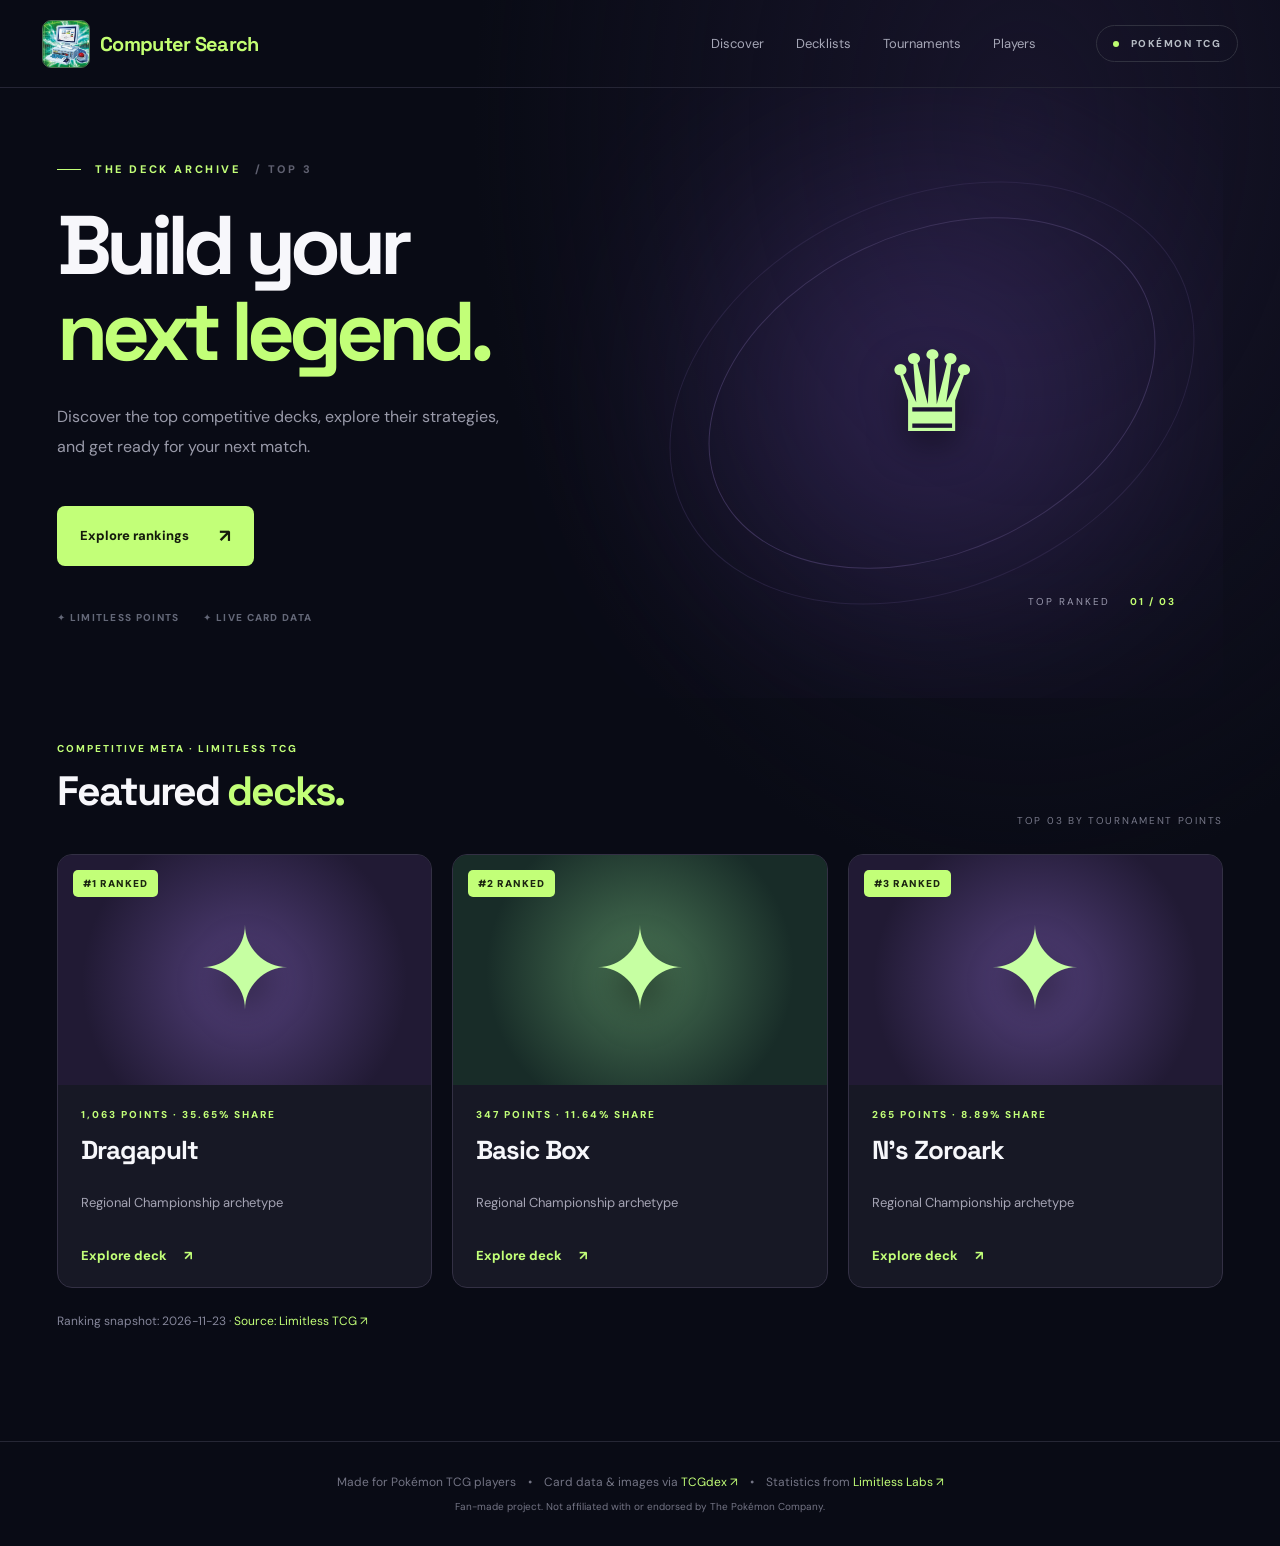
<file: index.html>
<!doctype html><html lang="en"><head><meta charset="UTF-8"/><meta name="viewport" content="width=device-width,initial-scale=1.0"/><meta name="theme-color" content="#090b15"/><meta name="description" content="Explore Pokémon TCG decks, card artwork, and decklists."/><title>Computer Search — Pokémon TCG Decks</title><style>
.ranked-library{max-width:1060px;margin:auto;padding:64px 25px 90px;min-height:75vh}.ranked-library h1{font-size:clamp(42px,7vw,80px);font-weight:900;letter-spacing:-3px;line-height:1.1;margin:14px 0}.ranked-library h1 em{color:#c3fb7d;font-style:normal}.rank-subtitle{color:#a4a5b5;max-width:650px;line-height:1.65}.rank-controls{display:flex;align-items:center;justify-content:space-between;gap:12px;margin:32px 0 16px;color:#a4a5b5;font-size:12px}.rank-controls input{background:#1c1e2b;color:white;border:1px solid #3a3d4c;border-radius:9px;padding:13px 16px;min-width:0;width:340px;max-width:65%}.rank-rows{display:grid;gap:8px}.rank-row{display:grid;grid-template-columns:55px minmax(0,1fr) 100px 110px 20px;gap:14px;align-items:center;padding:18px 20px;background:#1b1e2b;border:1px solid #323646;border-radius:12px;color:white;text-decoration:none}.rank-row:hover{border-color:#c3fb7d;background:#222738}.rank-number{font-weight:900;color:#c3fb7d;font-size:18px}.rank-title{font-size:16px;font-weight:750}.rank-title small{display:block;color:#9298ad;font-size:11px;font-weight:400;margin-top:5px}.rank-share{font-size:12px;color:#a5a9b9}.rank-points{text-align:right;font-size:20px;font-weight:850}.rank-points small{font-size:10px;color:#c3fb7d}.rank-arrow{color:#c3fb7d}.rank-note{font-size:12px;color:#a2a5b8;margin-top:25px;line-height:1.6}.rank-note a{color:#c3fb7d}@media(max-width:580px){.ranked-library{padding:35px 14px 65px}.rank-row{grid-template-columns:36px minmax(0,1fr) 83px;gap:8px;padding:13px 10px}.rank-title{font-size:13px}.rank-share,.rank-arrow{display:none}.rank-points{font-size:16px}.rank-controls{align-items:flex-start}}
.card-grid{display:grid;grid-template-columns:repeat(auto-fill,minmax(145px,1fr));gap:18px;margin-top:24px}.card-item{min-width:0}.card-item .card-art{width:100%;aspect-ratio:0.715}.card-item .card-info{padding:8px 2px;display:flex;flex-direction:column;gap:3px}.card-item .card-info strong{font-size:13px}.card-item .card-info small{font-size:11px;opacity:.72}.rank-row a{color:#c3ff72;text-decoration:underline;text-underline-offset:3px}.tournament-card{cursor:pointer}.tournament-card:focus-visible{outline:2px solid #c2ff78;outline-offset:4px;border-radius:8px}.modal-preview{min-width:0}.modal-details{max-height:75vh;overflow:auto}.card-rule{margin:15px 0;border-top:1px solid #38394b;padding-top:12px}.card-rule strong{color:#c2ff78}.card-rule p{color:#c4c4d0;line-height:1.55;font-size:13px;white-space:pre-line}.modal-preview .card-art{width:100%}@media(max-width:650px){.modal-preview{max-width:240px}.modal-image,.modal-card{max-width:240px}.modal-details{max-height:none}}

/* Large two-column card details, matching the requested design. */
.card-dialog{width:min(940px,calc(100vw - 28px));max-width:940px;max-height:min(92vh,900px);padding:32px;border:1px solid #8c67b7;border-radius:15px;background:linear-gradient(145deg,#171629,#0e101d);box-shadow:0 32px 100px #000c;overflow:auto}
.card-dialog::backdrop{background:#050611cf;backdrop-filter:blur(6px)}
.detail-modal-layout{grid-template-columns:minmax(0,43%) minmax(0,57%);gap:30px;align-items:start}
.detail-modal-layout .modal-preview{width:100%;min-width:0}
.detail-modal-layout .modal-image,.detail-modal-layout .modal-card{display:block;width:100%;max-width:100%;height:auto;border-radius:12px;box-shadow:0 14px 34px #0008}
.detail-modal-layout .modal-details{max-height:none;overflow:visible;min-width:0;display:flex;flex-direction:column;gap:0}
.detail-modal-layout h2{font-size:clamp(23px,2.5vw,32px);margin:0 30px 7px 0;line-height:1.15}
.detail-subtitle{font-size:13px;color:#b4b2c8;margin:0 0 17px}
.detail-scroll{max-height:440px;overflow-y:auto;padding-right:6px;scrollbar-color:#6b527f transparent}
.detail-stats{display:flex;flex-wrap:wrap;gap:8px;margin-bottom:10px}.detail-stats span{border:1px solid #41415e;border-radius:8px;padding:9px 11px;font-size:13px;background:#23223a}
.detail-rule{padding:13px 0;border-top:1px solid #36364d}.detail-rule h3{font-size:15px;color:#fff;margin:4px 0}.detail-rule p{color:#c8c5d8;font-size:13px;line-height:1.55;white-space:pre-line;margin:7px 0 0}.detail-rule small{color:#a7a5c0}.detail-label{font-size:10px;letter-spacing:1.4px;font-weight:800;color:#c2ff78}.detail-attack{display:flex;justify-content:space-between;gap:12px;align-items:center}.detail-attack b{font-size:18px}
.detail-attributes{display:grid;grid-template-columns:repeat(3,minmax(0,1fr));gap:8px;border-top:1px solid #36364d;padding:15px 0}.detail-attributes div{display:flex;flex-direction:column;gap:7px}.detail-attributes small{color:#a6a4bb;font-size:11px}.detail-attributes b{font-size:13px}
.detail-market{display:flex;align-items:center;justify-content:space-between;gap:12px;margin-top:16px;border:1px solid #48415e;border-radius:10px;padding:15px;background:#161627}.detail-market strong{font-size:13px}.detail-price{font-size:23px;font-weight:800;margin-top:7px}.detail-price small{font-size:12px;color:#a9a7bc;font-weight:400}.detail-market-btn{background:#c2ff78;color:#12180c;padding:13px 15px;border-radius:7px;font-size:12px;font-weight:800;text-align:center}.detail-market-btn:hover{background:#d8ffac}.card-dialog .close-dialog{z-index:5;font-size:22px;right:15px;top:12px}
@media(max-width:700px){.card-dialog{padding:24px 18px;max-height:92vh}.detail-modal-layout{grid-template-columns:1fr;gap:20px}.detail-modal-layout .modal-preview{max-width:260px;margin:0 auto}.detail-modal-layout .modal-image,.detail-modal-layout .modal-card{max-width:260px}.detail-scroll{max-height:none;overflow:visible}.detail-market{flex-wrap:wrap}.detail-market-btn{flex:1;min-width:150px}}
.tournament-source-banner{display:inline-flex;align-items:center;padding:7px 12px;margin:0 0 24px;border:1px solid #3c4551;border-radius:7px;background:#1b2330;color:#b7c6d0;font-size:11px;font-weight:700;letter-spacing:.035em}
</style><style id="featured-card-art">.featured-art-target{display:flex;align-items:center;justify-content:center;width:100%;height:100%;position:relative}.featured-pokemon-card{display:block;width:132px;max-height:196px;object-fit:contain;filter:drop-shadow(0 16px 20px rgba(0,0,0,.45));transform:rotate(-5deg)}.hero-featured-art .featured-pokemon-card{width:205px;max-height:295px;transform:rotate(-8deg)}.featured-art-target .featured-monogram{position:absolute}.featured-art-target .featured-pokemon-card{position:relative;z-index:1}@media(max-width:650px){.hero-featured-art .featured-pokemon-card{width:155px;max-height:230px}}</style><style id="featured-v3">.featured-grid{display:grid;grid-template-columns:repeat(3,minmax(0,1fr));gap:20px}.featured-card{border:1px solid #333044;border-radius:15px;overflow:hidden;background:#171825;display:flex;flex-direction:column;transition:transform .2s,border-color .2s}.featured-card:hover{transform:translateY(-5px);border-color:#c2ff78}.featured-visual{height:230px;position:relative;background:radial-gradient(circle at 50% 55%,#54417c,#211a34 72%);display:flex;align-items:center;justify-content:center}.featured-visual.basic-box,.overview-art.basic-box{background:radial-gradient(circle,#4a7555,#182c28 70%)}.featured-visual.slowking-seek-inspiration,.overview-art.slowking-seek-inspiration{background:radial-gradient(circle,#93659b,#2c203f 70%)}.featured-image{width:128px;transform:rotate(-7deg)}.featured-monogram{font-size:112px;font-weight:900;color:#c6ffa2;text-shadow:0 15px 35px #0008}.slowking-seek-inspiration .featured-monogram{color:#f1bdfb}.featured-rank{position:absolute;top:15px;left:15px;font-size:10px;letter-spacing:1px;background:#c2ff78;color:#1c2611;font-weight:900;padding:7px 10px;border-radius:5px}.featured-info{padding:23px;flex:1;display:flex;flex-direction:column}.featured-info h3{font:700 26px 'Space Grotesk',sans-serif;letter-spacing:-1px;margin:12px 0}.featured-info p{color:#a5a4b4;font-size:13px;line-height:1.7;flex:1}.featured-info .view-link{margin-top:20px}.featured-source{font-size:12px;color:#85869a;margin-top:25px}.featured-source a{color:#c2ff78}.overview-note{border-left:3px solid #c2ff78;padding:12px 16px;background:#1a1e25;margin-top:25px}.overview-art{height:320px;position:relative;border-radius:20px;display:flex;align-items:center;justify-content:center}@media(max-width:850px){.featured-grid{grid-template-columns:1fr 1fr}}@media(max-width:560px){.featured-grid{grid-template-columns:1fr}.featured-visual{height:220px}.featured-info{padding:20px}.overview-art{height:220px}}.card-grid{display:grid;grid-template-columns:repeat(auto-fill,minmax(145px,1fr));gap:18px;margin-top:24px}.card-item{min-width:0}.card-item .card-art{width:100%;aspect-ratio:0.715}.card-item .card-info{padding:8px 2px;display:flex;flex-direction:column;gap:3px}.card-item .card-info strong{font-size:13px}.card-item .card-info small{font-size:11px;opacity:.72}.rank-row a{color:#c3ff72;text-decoration:underline;text-underline-offset:3px}</style><style id="art-refinements">.card-placeholder{background:linear-gradient(145deg,#27243d,#1a1b2b);gap:8px}.card-placeholder strong{font-size:clamp(11px,1vw,15px);line-height:1.25}.placeholder-sigil{font-size:42px;opacity:.55}.art-status{font-size:9px;color:#a99dbd;line-height:1.3}.card-art.unavailable .art-status{color:#e7b88e}.card-art.unavailable .art-status::after{content:"Artwork not verified"}.card-art.unavailable .art-status{font-size:0}.card-art.unavailable .art-status::after{font-size:10px}.card-art.loaded .card-placeholder{visibility:hidden}.card-art img{object-fit:contain}.card-grid{gap:24px 14px}.card-item .card-art{box-shadow:0 8px 18px #0005}.card-name{line-height:1.35}.card-item:hover .card-art{box-shadow:0 12px 25px #0008}.card-placeholder small{font-size:11px}.card-grid{display:grid;grid-template-columns:repeat(auto-fill,minmax(145px,1fr));gap:18px;margin-top:24px}.card-item{min-width:0}.card-item .card-art{width:100%;aspect-ratio:0.715}.card-item .card-info{padding:8px 2px;display:flex;flex-direction:column;gap:3px}.card-item .card-info strong{font-size:13px}.card-item .card-info small{font-size:11px;opacity:.72}.rank-row a{color:#c3ff72;text-decoration:underline;text-underline-offset:3px}</style><style id="cardmarket-prices">.cm-price{display:block;margin-top:6px;color:#c3ff72;font-size:12px;font-weight:800;min-height:18px}.cm-price.missing{color:#9699a9;font-weight:500}.cm-summary{border:1px solid #394936;background:linear-gradient(120deg,#1b2920,#171b25);border-radius:12px;padding:17px 20px;margin:14px 0 20px;display:flex;align-items:center;justify-content:space-between;gap:15px;flex-wrap:wrap}.cm-summary strong{font-size:23px;color:#c3ff72}.cm-summary small{display:block;color:#a3a9a3;font-size:11px;margin-top:4px}.cm-summary a{font-size:12px;color:#c3ff72;text-decoration:underline}.cm-qty{font-size:10px;color:#9699a9;display:block}.cm-price-loading{color:#a4a6b5;font-size:11px}.card-grid{display:grid;grid-template-columns:repeat(auto-fill,minmax(145px,1fr));gap:18px;margin-top:24px}.card-item{min-width:0}.card-item .card-art{width:100%;aspect-ratio:0.715}.card-item .card-info{padding:8px 2px;display:flex;flex-direction:column;gap:3px}.card-item .card-info strong{font-size:13px}.card-item .card-info small{font-size:11px;opacity:.72}.rank-row a{color:#c3ff72;text-decoration:underline;text-underline-offset:3px}</style><style id="energy-card-alignment-v16">
/* All deck card images occupy the same fixed-size frame, regardless of source. */
.card-grid .card-art{width:100%;aspect-ratio:0.715;display:block;position:relative;overflow:hidden;line-height:0}
.card-grid .card-art>img{display:block;position:absolute;inset:0;width:100%;height:100%;max-width:none;max-height:none;object-fit:fill;margin:0;padding:0;border:0;transform:none}
/* Bundled Energy artwork has a small built-in outer gutter. Compensate for it
   without changing the card grid, text positions, or special energy images. */
.card-grid .card-art>img.static-basic-energy{object-fit:fill;transform:scale(1.045);transform-origin:center center}
.card-grid .card-item{align-self:start}
.card-grid{display:grid;grid-template-columns:repeat(auto-fill,minmax(145px,1fr));gap:18px;margin-top:24px}.card-item{min-width:0}.card-item .card-art{width:100%;aspect-ratio:0.715}.card-item .card-info{padding:8px 2px;display:flex;flex-direction:column;gap:3px}.card-item .card-info strong{font-size:13px}.card-item .card-info small{font-size:11px;opacity:.72}.rank-row a{color:#c3ff72;text-decoration:underline;text-underline-offset:3px}</style><link rel="icon" type="image/png" href="computer-search-logo.png"/><style>.brand{display:inline-flex;align-items:center;gap:10px}.brand-logo{width:48px;height:48px;object-fit:cover;border-radius:9px;border:1px solid #4b7254}.brand-name{font-size:20px;letter-spacing:-.7px}.brand-name span{color:#c3ff72}@media(max-width:650px){.brand-logo{width:38px;height:38px}.brand-name{font-size:15px}}.card-grid{display:grid;grid-template-columns:repeat(auto-fill,minmax(145px,1fr));gap:18px;margin-top:24px}.card-item{min-width:0}.card-item .card-art{width:100%;aspect-ratio:0.715}.card-item .card-info{padding:8px 2px;display:flex;flex-direction:column;gap:3px}.card-item .card-info strong{font-size:13px}.card-item .card-info small{font-size:11px;opacity:.72}.rank-row a{color:#c3ff72;text-decoration:underline;text-underline-offset:3px}</style><link rel="stylesheet" href="archetypes/guide.css?v=1"/></head><body><div id="app"></div><style>@import url('https://fonts.googleapis.com/css2?family=DM+Sans:wght@400;500;600;700;800&family=Space+Grotesk:wght@400;500;600;700&display=swap');
:root{font-family:'DM Sans',sans-serif;color:#f7f7fb;background:#090b15;font-synthesis:none}*{box-sizing:border-box}body{margin:0;min-width:320px;background:radial-gradient(ellipse at 80% 8%,#17142a 0,transparent 38%),#090b15}a{color:inherit;text-decoration:none}button{font:inherit;cursor:pointer}button:focus-visible,a:focus-visible{outline:2px solid #c5ff74;outline-offset:4px}main{max-width:1250px;margin:auto;padding:0 42px}.header{height:88px;max-width:1370px;margin:auto;padding:0 42px;display:flex;align-items:center;gap:60px;border-bottom:1px solid #252535}.brand{font-family:'Space Grotesk',sans-serif;font-size:21px;font-weight:700;letter-spacing:-1px;white-space:nowrap}.brand span:last-child{color:#c3ff72}.brand-icon{color:#c3ff72;margin-right:9px;font-size:28px}.header nav{display:flex;gap:32px;margin-left:auto}.nav-link{font-size:13px;color:#a6a7b7}.nav-link:hover{color:#d0ff89}.header-chip{font-size:10px;font-weight:800;letter-spacing:1.5px;color:#b7bdc5;border:1px solid #30313f;border-radius:30px;padding:11px 16px;white-space:nowrap}.status-dot{display:inline-block;width:6px;height:6px;background:#bdfc70;border-radius:50%;margin-right:8px}.home-hero{min-height:610px;display:grid;grid-template-columns:1fr 1fr;align-items:center;position:relative;overflow:hidden}.hero-copy{position:relative;z-index:2;padding:40px 0}.eyebrow{font-size:11px;letter-spacing:2.6px;color:#c2ff78;font-weight:800;display:flex;align-items:center;gap:14px}.eyebrow-line{height:1px;width:24px;background:#c2ff78}.edition{color:#5f6070}.hero-copy h1,.deck-heading h1{font-family:'Space Grotesk',sans-serif;font-size:clamp(58px,6.5vw,95px);line-height:1.03;letter-spacing:-6px;margin:27px 0}.hero-copy h1 em,.deck-heading h1 em{color:#c2ff78;font-style:normal}.hero-copy p,.deck-heading p{font-size:16px;line-height:1.9;max-width:460px;color:#999aa9}.primary-btn{display:inline-flex;align-items:center;justify-content:space-between;gap:30px;border:0;border-radius:8px;background:#c2ff78;color:#141b0c;font-weight:800;font-size:13px;padding:18px 23px;margin-top:27px;transition:transform .2s,background .2s}.primary-btn:hover{transform:translateY(-2px);background:#d7ff9f}.primary-btn span{font-size:18px}.hero-meta{display:flex;gap:24px;color:#646878;font-size:10px;letter-spacing:1.3px;margin-top:45px;font-weight:800}.hero-visual{height:560px;display:flex;align-items:center;justify-content:center;position:relative}.visual-glow{position:absolute;width:400px;height:400px;background:#8057d0;filter:blur(120px);opacity:.27;border-radius:50%}.orb{position:absolute;border:1px solid #3b3158;border-radius:50%;transform:rotate(-25deg)}.orb-one{width:470px;height:320px}.orb-two{width:550px;height:390px;opacity:.5}.card-art{aspect-ratio:0.715;position:relative;overflow:hidden;background:linear-gradient(145deg,#5a397f,#181b37 55%,#302449);border:1px solid #78609c;border-radius:12px;box-shadow:0 14px 36px #0008}.card-art img{width:100%;height:100%;object-fit:contain;position:absolute;inset:0;z-index:1;background:#171525}.card-placeholder{height:100%;padding:16px;display:flex;flex-direction:column;align-items:center;justify-content:center;text-align:center;gap:12px;color:#e3d6ff}.card-placeholder strong{font-size:clamp(12px,1.3vw,18px)}.card-placeholder small{color:#b8a2d1}.placeholder-sigil{font-size:70px;color:#bd9ff7}.hero-card{width:270px;transform:rotate(9deg);box-shadow:0 45px 85px #000b,0 0 50px #ae75e544}.float-label{position:absolute;right:8%;bottom:65px;font-size:10px;letter-spacing:2px;color:#9998ad}.float-label b{color:#c3ff72;margin-left:15px}.featured{padding:44px 0 100px}.section-top{display:flex;align-items:end;justify-content:space-between;margin-bottom:27px}.eyebrow.small{font-size:10px;letter-spacing:2px}.section-top h2,.deck-toolbar h2{font-family:'Space Grotesk';font-size:41px;letter-spacing:-2px;margin:10px 0}.section-top h2 i,.deck-toolbar h2 i{color:#c2ff78;font-style:normal}.section-count{color:#777889;font-size:10px;letter-spacing:1.7px}.feature-tile{display:grid;grid-template-columns:38% 62%;min-height:340px;background:linear-gradient(120deg,#1c1930,#141522 65%);border:1px solid #333044;border-radius:16px;overflow:hidden;transition:border-color .2s,transform .2s}.feature-tile:hover{border-color:#9bc95c;transform:translateY(-3px)}.tile-art{position:relative;min-height:340px;background:radial-gradient(circle,#514077 0,transparent 67%);display:flex;justify-content:center;align-items:center}.tile-card{width:172px;transform:rotate(-8deg);box-shadow:0 20px 35px #000a}.tile-copy{padding:38px 45px 30px}.tag{display:inline-block;background:#293624;color:#c2ff78;border:1px solid #455c35;padding:8px 11px;border-radius:4px;font-size:10px;letter-spacing:1.5px;font-weight:800}.tile-copy h3{font-family:'Space Grotesk';font-size:43px;letter-spacing:-2px;margin:20px 0 10px}.tile-copy h3 em{font-style:normal;color:#c2ff78}.tile-copy p{max-width:500px;color:#a5a4b4;font-size:14px;line-height:1.8}.tile-stats{display:flex;gap:36px;margin:24px 0;border-top:1px solid #373443;padding-top:19px}.tile-stats span{display:flex;flex-direction:column;gap:5px}.tile-stats b{font-family:'Space Grotesk';font-size:22px}.tile-stats small{font-size:9px;letter-spacing:1.4px;color:#878697}.view-link{color:#c2ff78;font-size:13px;font-weight:800}.view-link span{margin-left:14px}footer{border-top:1px solid #262735;text-align:center;padding:28px 16px;color:#737484;font-size:12px;line-height:2}footer span{padding:0 9px}footer a{color:#c2ff78}footer small{font-size:10px}.deck-page{padding-top:34px}.back{font-size:12px;color:#9b9bad}.back:hover{color:#c2ff78}.deck-heading{display:grid;grid-template-columns:1fr 260px;align-items:center;gap:60px;padding:55px 0 90px;border-bottom:1px solid #272938}.deck-heading h1{font-size:clamp(55px,6vw,83px);margin:20px 0}.deck-heading p{max-width:540px}.deck-cover{display:flex;justify-content:center}.deck-hero-card{width:210px;transform:rotate(6deg);box-shadow:0 30px 75px #7b48a62e}.deck-badges{display:flex;gap:10px;flex-wrap:wrap;margin-top:30px}.deck-badges span{padding:9px 12px;border:1px solid #373847;border-radius:6px;font-size:10px;font-weight:800;letter-spacing:1px;color:#bbbccb}.deck-badges span:first-child{color:#c2ff78;border-color:#50613c}.deck-list{padding:55px 0 100px}.deck-toolbar{display:flex;align-items:center;justify-content:space-between;gap:20px}.copy-btn{margin:0}.filter-row{display:flex;gap:10px;flex-wrap:wrap;margin:25px 0 40px}.filter{background:#171a27;color:#a9aabc;border:1px solid #333545;border-radius:8px;padding:11px 18px;font-size:12px}.filter.selected{background:#c2ff78;color:#18200d;border-color:#c2ff78;font-weight:800}.card-group{margin-bottom:48px}.group-heading{display:flex;align-items:center;gap:20px;margin-bottom:23px}.group-heading h3{white-space:nowrap;font-family:'Space Grotesk';font-size:25px;letter-spacing:-1px;margin:0}.group-heading h3 span{font:700 10px 'DM Sans';color:#888a9a;letter-spacing:1px;margin-left:12px}.group-rule{height:1px;background:#303140;flex:1}.card-grid{display:grid;grid-template-columns:repeat(6,minmax(0,1fr));gap:22px 16px}.card-item{border:0;background:none;color:inherit;text-align:left;padding:0;min-width:0;position:relative}.card-item .card-art{width:100%;transition:transform .2s,border-color .2s}.card-item:hover .card-art{transform:translateY(-5px);border-color:#c2ff78}.quantity{position:absolute;top:8px;left:8px;background:#c2ff78;color:#101808;border-radius:5px;padding:5px 9px;font-size:13px;font-weight:900;z-index:3;box-shadow:0 3px 8px #0008}.card-name{display:block;font-weight:800;font-size:13px;margin:11px 0 3px;overflow-wrap:anywhere}.card-set{color:#8d8d9f;font-size:11px}.card-dialog{max-width:740px;width:calc(100% - 32px);border:1px solid #414053;border-radius:16px;background:#191a29;color:#fff;padding:35px;box-shadow:0 30px 90px #000a}.card-dialog::backdrop{background:#03040bd9;backdrop-filter:blur(5px)}.close-dialog{position:absolute;right:17px;top:14px;background:none;color:#fff;border:0;font-size:19px}.modal-layout{display:grid;grid-template-columns:230px 1fr;gap:35px;align-items:center}.modal-image,.modal-card{width:100%;border-radius:10px}.modal-layout h2{font-family:'Space Grotesk';font-size:34px;line-height:1.1}.muted{color:#999bad}.text-link{color:#c2ff78;font-weight:800;font-size:13px;display:inline-block;margin-top:15px}@media(max-width:900px){.card-grid{grid-template-columns:repeat(4,minmax(0,1fr))}.hero-copy h1{font-size:65px}.header{gap:22px}.header-chip{display:none}}@media(max-width:650px){main{padding:0 20px}.header{height:72px;padding:0 20px}.brand{font-size:18px}.header nav{gap:18px}.nav-link{font-size:11px}.home-hero{display:flex;flex-direction:column;align-items:stretch;min-height:auto}.hero-copy{padding:60px 0 0}.hero-copy h1{font-size:60px;letter-spacing:-4px}.hero-copy p{font-size:14px}.hero-meta{font-size:8px;gap:13px;margin-top:30px}.hero-visual{height:360px}.hero-card{width:180px}.orb-one{width:320px;height:230px}.orb-two{width:360px;height:280px}.float-label{bottom:12px}.featured{padding:35px 0 65px}.section-top h2{font-size:33px}.section-count{display:none}.feature-tile{grid-template-columns:1fr}.tile-art{min-height:235px}.tile-card{width:135px}.tile-copy{padding:25px}.tile-copy h3{font-size:34px}.tile-stats{gap:20px;justify-content:space-between}.tile-stats b{font-size:19px}.tile-stats small{font-size:8px}.deck-heading{grid-template-columns:1fr;padding:50px 0;gap:35px}.deck-heading h1{font-size:58px;letter-spacing:-4px}.deck-cover{justify-content:flex-start;padding-left:30px}.deck-hero-card{width:150px}.deck-toolbar{align-items:flex-start;flex-direction:column}.deck-toolbar h2{font-size:34px}.card-grid{grid-template-columns:repeat(3,minmax(0,1fr));gap:20px 10px}.card-name{font-size:11px}.quantity{font-size:11px;padding:4px 6px}.group-heading h3{font-size:22px}.group-heading h3 span{font-size:9px}.modal-layout{grid-template-columns:1fr;gap:15px}.modal-image,.modal-card{max-width:180px}.card-dialog{padding:28px 20px;max-height:90vh;overflow:auto}}@media(max-width:380px){.card-grid{grid-template-columns:repeat(2,minmax(0,1fr))}.header nav{gap:10px}}
.card-grid{display:grid;grid-template-columns:repeat(auto-fill,minmax(145px,1fr));gap:18px;margin-top:24px}.card-item{min-width:0}.card-item .card-art{width:100%;aspect-ratio:0.715}.card-item .card-info{padding:8px 2px;display:flex;flex-direction:column;gap:3px}.card-item .card-info strong{font-size:13px}.card-item .card-info small{font-size:11px;opacity:.72}.rank-row a{color:#c3ff72;text-decoration:underline;text-underline-offset:3px}.season-group{border:1px solid #323646;border-radius:13px;background:#151824;overflow:hidden}.season-heading{display:flex;justify-content:space-between;align-items:center;gap:14px;padding:20px 22px;cursor:pointer;list-style:none;color:#fff}.season-heading::-webkit-details-marker{display:none}.season-heading strong{font-size:19px;font-weight:800}.season-heading small{display:block;color:#a4a5b5;font-size:12px;margin-top:6px}.season-heading:hover{background:#202434}.season-chevron{color:#c3fb7d;font-size:24px;transition:transform .2s}.season-group[open] .season-chevron{transform:rotate(180deg)}.season-group:not([open]) .season-events{display:none}.season-events{display:grid;gap:8px;padding:0 12px 12px}.season-events .rank-row{min-width:0}@media(max-width:580px){.season-heading{padding:16px}.season-heading strong{font-size:16px}.season-events{padding:0 8px 8px}.season-events .rank-row{flex-wrap:wrap}.season-events .rank-row>span:last-child{font-size:11px}}
/* Quantity overlays for all tournament and archetype decklists */
.tournament-card .tournament-art-wrap{position:relative;isolation:isolate}
.tournament-card .tournament-art-wrap>.quantity{position:absolute;z-index:5;top:8px;left:8px;display:inline-flex;align-items:center;justify-content:center;min-width:39px;min-height:37px;padding:5px 9px;border-radius:9px;background:#c2ff78;color:#14200c;border:2px solid #0d1420;font:900 19px/1 'Space Grotesk',sans-serif;box-shadow:0 3px 12px #000a;pointer-events:none}
.tournament-card .cm-price{color:#c2ff78;font-weight:700;font-size:12px;opacity:1}
.tournament-card .cm-price.missing{color:#9294a5;font-weight:400}
.tournament-cm-summary{margin:18px 0 24px}
@media(max-width:650px){.tournament-card .tournament-art-wrap>.quantity{min-width:33px;min-height:31px;font-size:16px;top:5px;left:5px}}
</style><script src="js/app.js?v=archetype-mappings-json-1"></script><script>if("serviceWorker" in navigator){window.addEventListener("load",()=>{navigator.serviceWorker.register("/sw.js").catch(err=>console.warn("Card image cache unavailable:",err));});}</script></body></html>
</file>
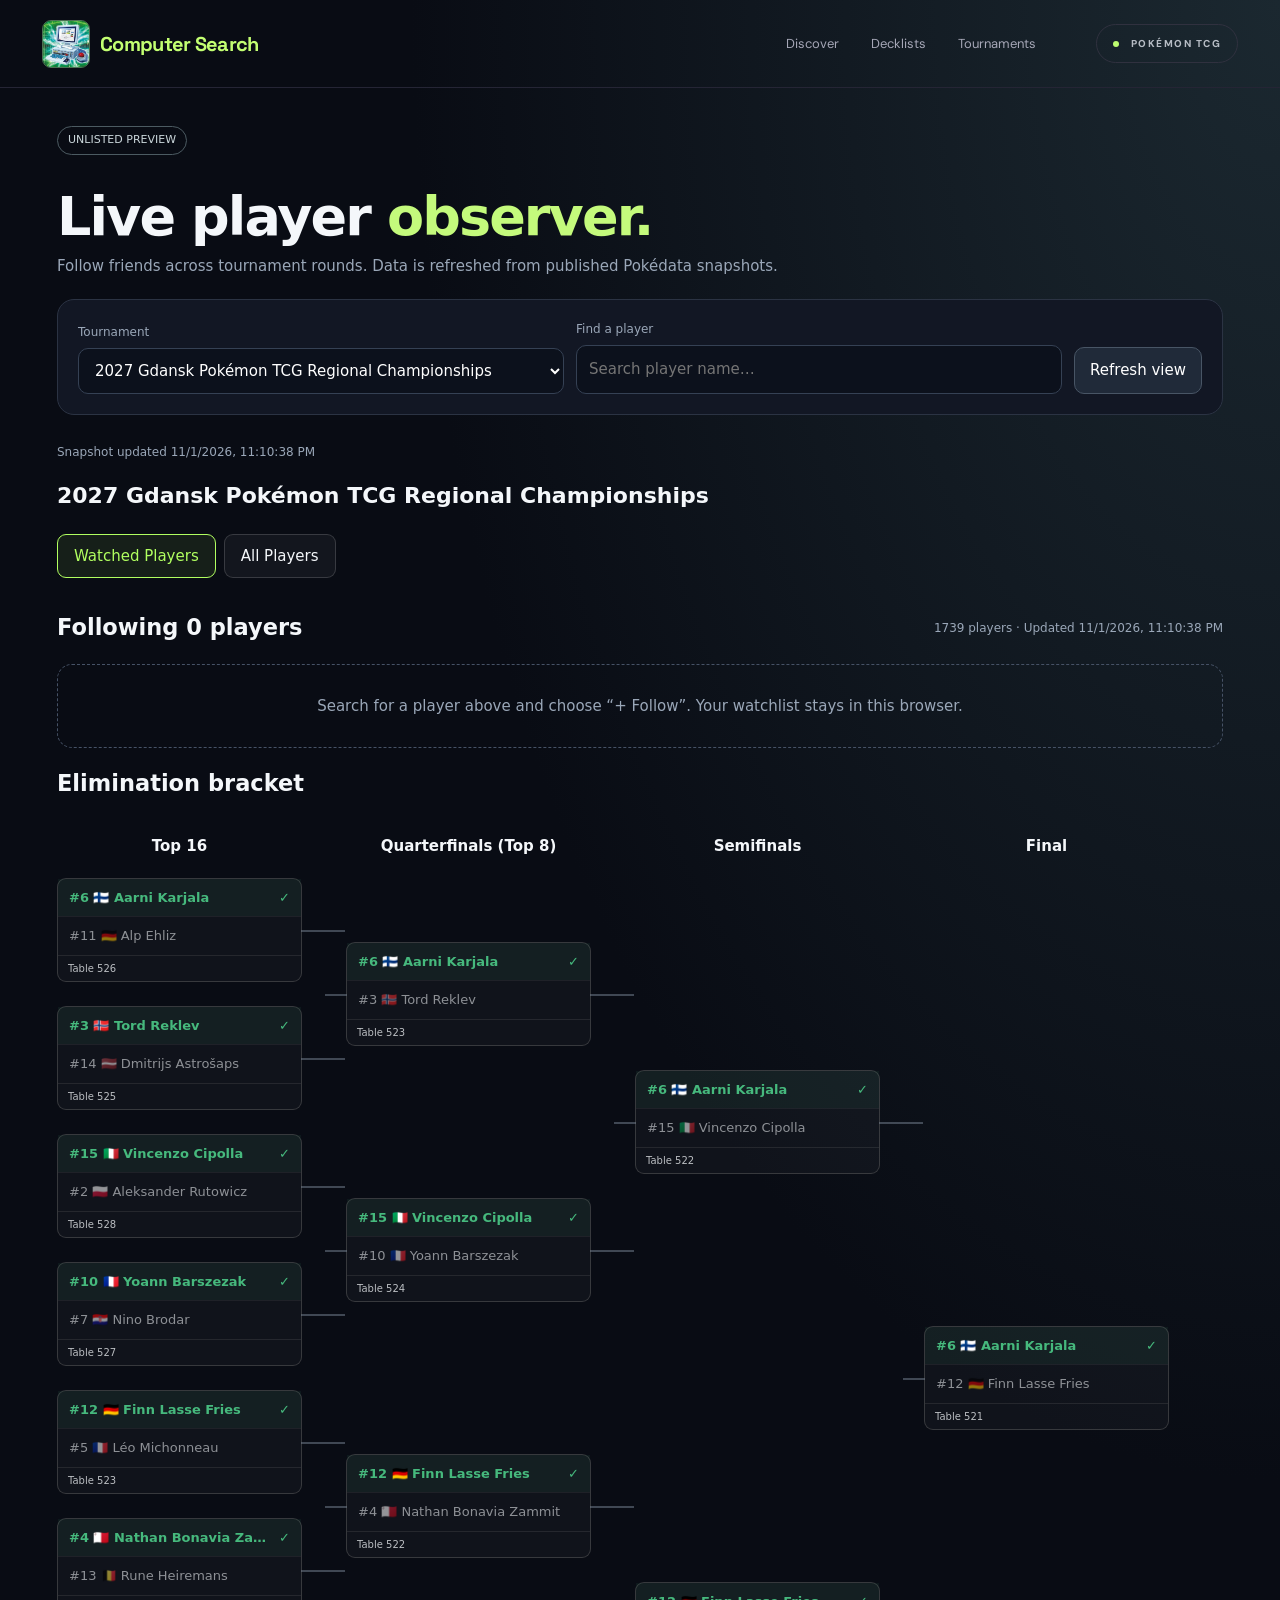
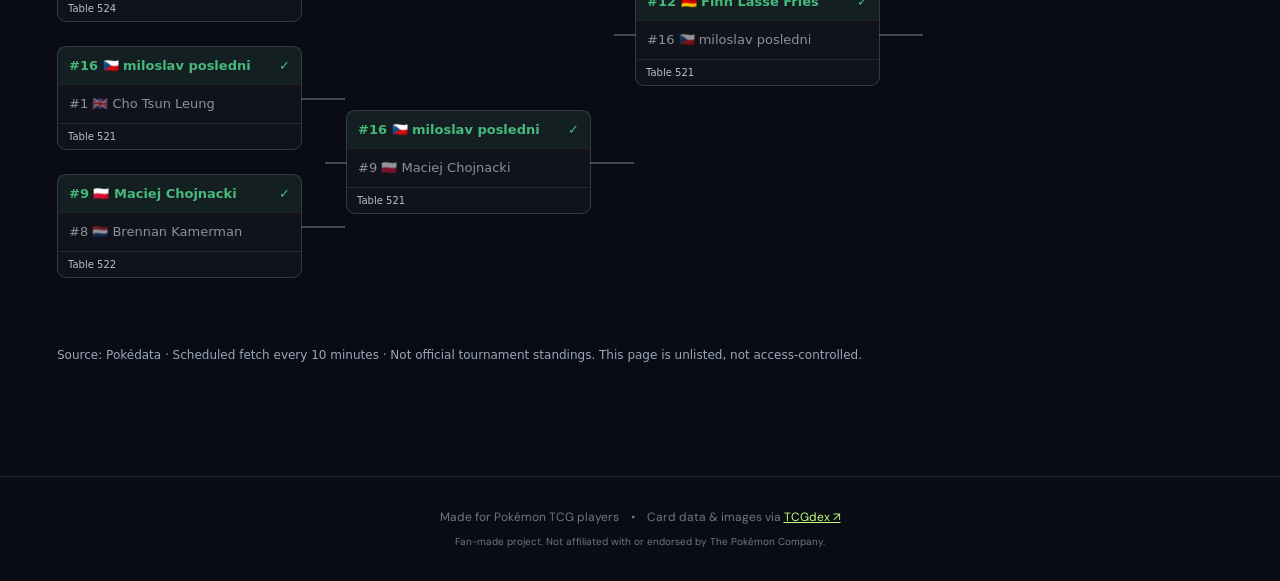
<file: observer/index.html>
<!doctype html>
<html lang="en"><head><meta charset="utf-8"><meta name="viewport" content="width=device-width,initial-scale=1"><meta name="robots" content="noindex,nofollow,noarchive"><meta name="theme-color" content="#0b0e18"><title>Computer Search · Observer</title><style>@import url('https://fonts.googleapis.com/css2?family=DM+Sans:wght@400;500;600;700;800&family=Space+Grotesk:wght@500;600;700&display=swap');
:root{color-scheme:dark;--bg:#090c14;--panel:#121724;--line:#2b3343;--muted:#9aa7b8;--accent:#c4fa7c;--white:#f4f7fa}*{box-sizing:border-box}body{margin:0;background:radial-gradient(ellipse at top right,#1b2830 0%,var(--bg) 48%);color:var(--white);font:15px/1.5 system-ui,-apple-system,Segoe UI,sans-serif;min-height:100vh}main{max-width:1250px;margin:auto;padding:34px 42px 80px}.top,.between{display:flex;align-items:center;justify-content:space-between;gap:14px;flex-wrap:wrap}.brand{font-weight:850;font-size:21px;letter-spacing:-.6px}.brand b{color:var(--accent)}.private{font-size:11px;border:1px solid #4c5b62;border-radius:20px;padding:5px 10px;color:#cbd7db}h1{font-size:clamp(32px,5vw,54px);letter-spacing:-1.9px;line-height:1.12;margin:32px 0 8px}h1 span{color:var(--accent)}p{color:var(--muted);margin:0 0 22px}.toolbar,.panel{background:var(--panel);border:1px solid var(--line);border-radius:17px;padding:20px;margin:18px 0}.toolbar{display:grid;grid-template-columns:1fr 1fr auto;align-items:end;gap:12px}label{display:block;font-size:12px;color:var(--muted);margin-bottom:7px}input,select,button{font:inherit}input,select{width:100%;background:#0c111c;border:1px solid #354154;border-radius:10px;padding:12px;color:white;outline:none}input:focus,select:focus{border-color:var(--accent)}button{border:1px solid #485565;border-radius:10px;background:#202a39;color:white;padding:11px 15px;cursor:pointer}button:hover{border-color:var(--accent)}button.primary{background:var(--accent);color:#101810;font-weight:750;border-color:var(--accent)}button:disabled{opacity:.5;cursor:not-allowed}.status{font-size:12px;color:var(--muted)}.dot{display:inline-block;background:#c4fa7c;width:7px;height:7px;border-radius:50%;margin-right:6px}.list{display:grid;gap:13px}.player{border:1px solid var(--line);background:var(--panel);border-radius:17px;overflow:hidden}.player-head{padding:18px;cursor:pointer}.player h3{margin:0;font-size:18px}.muted{color:var(--muted);font-size:12px}.pill{border:1px solid #41504d;color:var(--accent);padding:5px 10px;border-radius:20px;font-size:12px;font-weight:700}.stats{display:grid;grid-template-columns:repeat(3,1fr);gap:10px;margin:14px 0}.stat{background:#0c111c;padding:10px 13px;border-radius:11px}.stat small{display:block;color:var(--muted);font-size:10px;letter-spacing:1px}.stat strong{font-size:21px}.history{border-top:1px solid var(--line);padding:16px 18px}.match{display:grid;grid-template-columns:65px 1fr 65px;gap:8px;border-bottom:1px solid #283040;padding:9px 0;align-items:center}.match:last-child{border:0}.result{font-size:12px;text-align:right;font-weight:750}.win{color:#c4fa7c}.loss{color:#ff9b9b}.tie{color:#ffda8a}.empty{padding:30px 16px;text-align:center;border:1px dashed #465266;border-radius:15px;color:var(--muted)}.suggestions{margin-top:10px;display:grid;gap:7px}.suggestion{display:flex;justify-content:space-between;align-items:center;gap:12px;background:#19202c;border:1px solid #303a4b;padding:10px 12px;border-radius:10px}.tiny{font-size:11px;color:var(--muted)}footer{margin-top:32px;color:var(--muted);font-size:12px}@media(max-width:690px){.toolbar{grid-template-columns:1fr}.stats{gap:6px}.stat{padding:8px}.stat strong{font-size:18px}}

/* Live pending-round indicator */
.still-playing{display:inline-flex;align-items:center;gap:8px;width:max-content;padding:7px 11px;border:1px solid rgba(116,232,160,.42);border-radius:999px;background:rgba(45,151,91,.15);color:#8af0ad;font-size:12px;font-weight:700;line-height:1.2;white-space:nowrap;margin:10px 0 0}
.result.still-playing{margin:0;justify-self:end;text-align:left}
.live-dot{display:inline-block;flex:none;width:8px;height:8px;border-radius:50%;background:#60f29a;box-shadow:0 0 0 3px rgba(96,242,154,.15);animation:observer-live-pulse 1.7s ease-in-out infinite}
@keyframes observer-live-pulse{50%{opacity:.4;box-shadow:0 0 0 6px rgba(96,242,154,0)}}
@media(prefers-reduced-motion:reduce){.live-dot{animation:none}}
.player-name-row{display:flex;align-items:center;gap:14px;flex-wrap:wrap}.player-name-row .still-playing{margin:0;flex-shrink:0}
 .watch-controls{display:flex;align-items:center;gap:7px;flex-wrap:wrap}.watch-controls .move-player{min-width:39px;padding:9px 11px;font-size:19px;line-height:1.1} 
/* Computer Search main-site shell, scoped to avoid Observer card styles. */

.site-header{min-height:88px;max-width:1370px;margin:0 auto;padding:14px 42px;display:flex;align-items:center;gap:60px;border-bottom:1px solid #252535;font-family:'DM Sans',system-ui,sans-serif}
.site-header a{text-decoration:none}
.site-brand{display:inline-flex;align-items:center;gap:10px;white-space:nowrap;color:#f4f7fa;font-family:'Space Grotesk',sans-serif;font-weight:700}
.site-brand-logo{width:48px;height:48px;object-fit:cover;border-radius:9px;border:1px solid #4b7254}
.site-brand-name{font-size:20px;letter-spacing:-.7px}
.site-brand-name,.site-brand-name span{color:#c3ff72}
.site-header nav{display:flex;align-items:center;gap:32px;margin-left:auto}
.site-nav-link{font-size:13px;color:#a6a7b7;white-space:nowrap}
.site-nav-link:hover,.site-nav-link:focus-visible{color:#d0ff89}
.site-header-chip{font-size:10px;font-weight:800;letter-spacing:1.5px;color:#b7bdc5;border:1px solid #30313f;border-radius:30px;padding:11px 16px;white-space:nowrap}
.site-status-dot{display:inline-block;width:6px;height:6px;background:#bdfc70;border-radius:50%;margin-right:8px}
.site-footer{border-top:1px solid #262735;text-align:center;padding:28px 16px;color:#737484;font:12px/2 'DM Sans',system-ui,sans-serif}
.site-footer span{padding:0 9px}.site-footer a{color:#c2ff78}.site-footer small{font-size:10px}
.observer-disclaimer{margin:32px 0 0;font-size:12px;color:var(--muted)}
main>.private{display:inline-block;margin-top:4px}
@media(max-width:850px){.site-header{gap:18px;padding:14px 22px;flex-wrap:wrap}.site-header nav{gap:18px}.site-header-chip{padding:8px 10px}}
@media(max-width:600px){.site-header{gap:12px;padding:12px 16px}.site-brand-logo{width:38px;height:38px}.site-brand-name{font-size:15px}.site-header nav{order:3;width:100%;margin-left:0;justify-content:space-between;gap:12px}.site-header-chip{margin-left:auto;font-size:9px;letter-spacing:.6px}.site-nav-link{font-size:12px}}

.top-cut-badges{display:flex;align-items:center;flex-wrap:wrap;gap:7px;margin-top:8px}
.top-cut-badge,.seed-badge{display:inline-flex;align-items:center;justify-content:center;width:max-content;padding:5px 10px;border-radius:999px;font-size:11px;font-weight:700;line-height:1.3;white-space:nowrap}
.top-cut-badge{color:#bdfc70;background:rgba(189,252,112,.10);border:1px solid rgba(189,252,112,.36)}
.seed-badge{color:#c8d8ff;background:rgba(135,169,255,.10);border:1px solid rgba(135,169,255,.34)}
.dropped-badge{display:inline-flex;align-items:center;width:max-content;padding:7px 11px;border:1px solid rgba(255,155,155,.45);border-radius:999px;background:rgba(175,65,65,.16);color:#ffaaaa;font-size:12px;font-weight:700;line-height:1.2;white-space:nowrap}

#bracket{overflow-x:auto;padding:12px 0 22px}
.bracket-board{display:flex;align-items:stretch;gap:44px;min-width:max-content;padding:4px 22px 14px 0}
.bracket-column{width:245px;flex:0 0 245px;display:flex;flex-direction:column}
.bracket-heading{font-size:15px;text-align:center;margin:0 0 20px;color:inherit}
.bracket-slots{display:flex;flex-direction:column;justify-content:space-around;flex:1;gap:24px}
.bracket-card{position:relative;border:1px solid #6667;border-radius:9px;background:#ffffff08;min-height:95px;display:flex;flex-direction:column;justify-content:center;overflow:visible}
.bracket-awaiting{align-items:center;text-align:center;padding:12px;box-sizing:border-box}

.bracket-player{display:flex;align-items:center;justify-content:space-between;gap:8px;padding:9px 11px;font-size:13px;min-height:37px}
.bracket-player+.bracket-player{border-top:1px solid #7774}
.bracket-player-name{overflow:hidden;text-overflow:ellipsis;white-space:nowrap}
.bracket-winner{color:#46b97d;font-weight:700;background:#46b97d12}
.bracket-loser{opacity:.55}
.bracket-check{font-weight:800}
.bracket-result{border-top:1px solid #7774;padding:5px 10px;font-size:10px;opacity:.75}
.bracket-column:not(:last-child) .bracket-card::after{content:'';position:absolute;left:100%;top:50%;width:44px;border-top:2px solid #78839480;pointer-events:none}
.bracket-column:not(:first-child) .bracket-card::before{content:'';position:absolute;right:100%;top:50%;width:22px;border-top:2px solid #78839480;pointer-events:none}
@media(max-width:600px){.bracket-board{gap:28px}.bracket-column{width:205px;flex-basis:205px}.bracket-column:not(:last-child) .bracket-card::after{width:28px}.bracket-column:not(:first-child) .bracket-card::before{width:14px}}
.placement-badge{display:inline-flex;align-items:center;justify-content:center;width:max-content;padding:5px 10px;border-radius:999px;font-size:11px;font-weight:700;line-height:1.3;white-space:nowrap}
.placement-1st{color:#ffe8a1;background:rgba(255,198,61,.13);border:1px solid rgba(255,198,61,.55)}
.placement-2nd{color:#e1e8f3;background:rgba(191,203,220,.13);border:1px solid rgba(191,203,220,.45)}
.placement-4th{color:#b5c8f4;background:rgba(110,143,205,.11);border:1px solid rgba(110,143,205,.4)}
.placement-3rd{color:#f6c49e;background:rgba(207,135,75,.13);border:1px solid rgba(207,135,75,.5)}
@media(max-width:650px){main{padding-left:20px;padding-right:20px}}
/* Mobile-only hint for horizontally scrolling elimination rounds */
.bracket-swipe-hint{display:none}
@media(max-width:600px){.bracket-swipe-hint{display:flex;align-items:center;gap:6px;margin:0 0 6px;color:var(--muted);font-size:12px}.bracket-swipe-hint span{font-size:17px;line-height:1}}

.observer-tabs{display:flex;gap:8px;margin:22px 0 14px;flex-wrap:wrap}
.observer-tabs button{background:#ffffff0b;border:1px solid #ffffff28;color:inherit;border-radius:9px;padding:10px 16px;cursor:pointer}
.observer-tabs button[aria-selected="true"]{border-color:#b1ff60;color:#b1ff60;background:#b1ff6014}
.directory-filters{display:flex;gap:10px;flex-wrap:wrap;margin:12px 0}
.directory-filters input{flex:2;min-width:180px}.directory-filters select{flex:1;min-width:145px}
.directory-row{display:flex;align-items:center;gap:12px;border:1px solid #ffffff20;border-radius:10px;padding:12px;margin:8px 0;background:#ffffff07}
.directory-rank{width:54px;flex-shrink:0;color:var(--muted)}
.directory-info{flex:1;min-width:0;display:flex;flex-direction:column;gap:3px}
.directory-name{background:none;border:0;padding:0;text-align:left;color:inherit;font-weight:700;cursor:pointer}
.directory-details{border:1px solid #ffffff25;border-radius:10px;padding:14px;margin:-3px 0 10px 65px;background:#ffffff08}
.directory-round{display:flex;justify-content:space-between;gap:12px;padding:7px 0;border-bottom:1px solid #ffffff18;flex-wrap:wrap}
@media(max-width:600px){.directory-details{margin-left:0}.directory-row{gap:8px}.directory-rank{width:36px}}
.movement-up{color:#8af0ad;font-size:12px;font-weight:700}.movement-down{color:#ffaaaa;font-size:12px;font-weight:700}#snapshot-freshness{margin:10px 0}button:focus-visible{outline:2px solid var(--accent);outline-offset:2px}@media(max-width:600px){.directory-row{flex-wrap:wrap}.directory-info{min-width:55%}}</style></head><body><header class="site-header"><a class="site-brand" href="/#/" aria-label="Computer Search home"><img class="site-brand-logo" src="/computer-search-logo.png" alt="Computer Search logo"><span class="site-brand-name">Computer <span>Search</span></span></a><nav aria-label="Main navigation"><a href="/#/" class="site-nav-link">Discover</a><a href="/#/decks" class="site-nav-link">Decklists</a><a href="/#/tournaments" class="site-nav-link">Tournaments</a></nav><span class="site-header-chip"><span class="site-status-dot"></span> POKÉMON TCG</span></header><main><span class="private">UNLISTED PREVIEW</span><h1>Live player <span>observer.</span></h1><p>Follow friends across tournament rounds. Data is refreshed from published Pokédata snapshots.</p><section class="toolbar"><div><label for="event">Tournament</label><select id="event"></select></div><div><label for="search">Find a player</label><input id="search" type="search" placeholder="Search player name…" autocomplete="off"></div><button id="reload">Refresh view</button></section><div id="suggestions" class="suggestions"></div><div id="snapshot-freshness" class="status" aria-live="polite">Waiting for snapshot…</div><h2 id="event-title" style="margin:18px 0 4px;font-size:22px">Tournament</h2><div class="observer-tabs" role="tablist" aria-label="Player view"><button id="watched-tab" role="tab" aria-selected="true" type="button">Watched Players</button><button id="all-tab" role="tab" aria-selected="false" type="button">All Players</button></div><section id="watched-section"><div class="between"><h2>Following <span id="count">0</span> players</h2><div id="status" class="status">Loading…</div></div><section id="players" class="list"></section></section><section id="directory-section" hidden><div class="directory-filters"><input id="directory-search" type="search" placeholder="Search all players…" aria-label="Search all players"><select id="country-filter" aria-label="Filter by country"><option value="">All countries</option></select><select id="directory-sort" aria-label="Sort players"><option value="rank">Standings rank</option><option value="name">Player name</option><option value="country">Country</option></select></div><p id="directory-count" class="muted"></p><div id="directory" class="list"></div></section><h2>Elimination bracket</h2><p class="bracket-swipe-hint" aria-hidden="true">Swipe to view bracket <span>→</span></p><section id="bracket" class="list"></section><p class="observer-disclaimer">Source: Pokédata · Scheduled fetch every 10 minutes · Not official tournament standings. This page is unlisted, not access-controlled.</p></main><footer class="site-footer">Made for Pokémon TCG players <span>•</span> Card data &amp; images via <a href="https://tcgdex.dev/" target="_blank" rel="noopener noreferrer">TCGdex ↗</a><br><small>Fan-made project. Not affiliated with or endorsed by The Pokémon Company.</small></footer><script src="./app.js"></script></body></html>
</file>
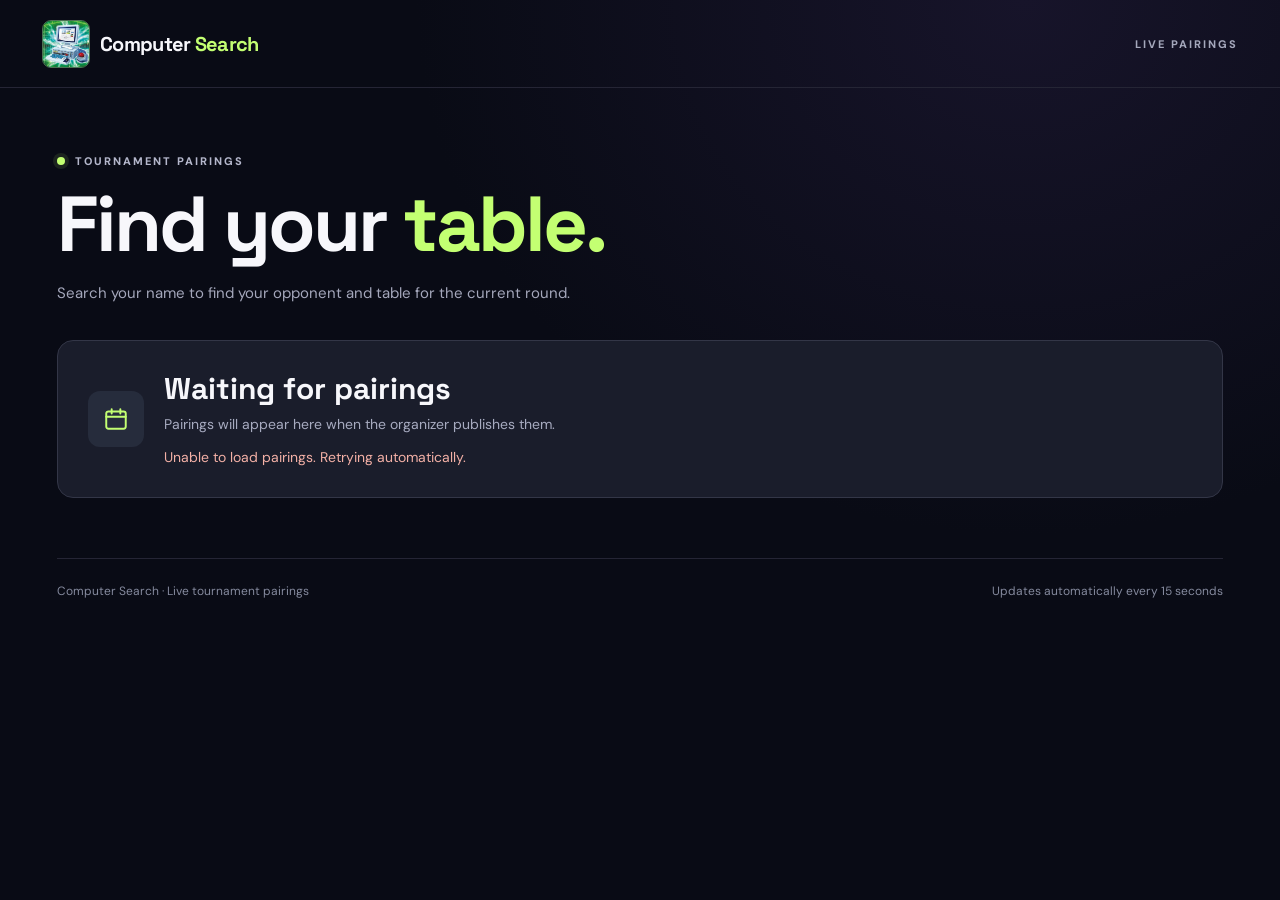
<file: pairings/index.html>
<!doctype html>
<html lang="en"><head><meta charset="utf-8"><meta name="viewport" content="width=device-width,initial-scale=1"><meta name="theme-color" content="#090b15"><meta name="description" content="Find your table and opponent for the latest Pokémon TCG tournament round."><title>Live Pairings — Computer Search</title><link rel="icon" href="../computer-search-logo.png"><link rel="preconnect" href="https://fonts.googleapis.com"><link rel="preconnect" href="https://fonts.gstatic.com" crossorigin><link href="https://fonts.googleapis.com/css2?family=DM+Sans:wght@400;500;600;700;800&family=Space+Grotesk:wght@500;600;700&display=swap" rel="stylesheet"><link rel="stylesheet" href="styles.css?v=inactive-2"></head>
<body><header class="header"><a class="brand" href="../" aria-label="Computer Search homepage"><img src="../computer-search-logo.png" alt="" class="logo"><span>Computer <em>Search</em></span></a><span class="header-label">LIVE PAIRINGS</span></header>
<main><section class="intro"><div class="eyebrow"><span class="live-dot"></span> TOURNAMENT PAIRINGS</div><h1>Find your <em>table.</em></h1><p>Search your name to find your opponent and table for the current round.</p></section>
<section class="panel" id="tournament-panel" aria-live="polite" hidden><div class="round-top"><div><div class="kicker">CURRENT TOURNAMENT</div><h2 id="tournament">Waiting for pairings</h2><div class="sub" id="division">Pairings will appear here when published.</div></div><div class="round-badge" id="round" hidden>Round —</div></div><div class="meta"><span id="count">—</span><span id="updated"></span><span id="status" role="status">Checking for published pairings…</span></div></section>
<section id="results-section" hidden><nav id="division-tabs" class="division-tabs" aria-label="Division" hidden></nav><div class="tools"><label class="search-wrap"><span class="sr-only">Search player name or table number</span><svg viewBox="0 0 24 24" width="19" height="19" aria-hidden="true"><circle cx="11" cy="11" r="7" fill="none" stroke="currentColor" stroke-width="2"/><path d="m16 16 5 5" fill="none" stroke="currentColor" stroke-width="2"/></svg><input id="search" type="search" placeholder="Search player name or table…" autocomplete="off"></label><button id="clear" type="button" hidden>Clear</button></div><div class="results-title"><h3>Pairings</h3><span id="result-count"></span></div><div id="matches" class="matches"></div><div id="no-results" class="empty" hidden>No matches found. Try another name or table number.</div></section>
<section id="empty-state" class="inactive-card" aria-live="polite" hidden><div class="inactive-icon" aria-hidden="true"><svg viewBox="0 0 24 24" width="26" height="26" fill="none" stroke="currentColor" stroke-width="1.8" stroke-linecap="round" stroke-linejoin="round"><rect x="3" y="5" width="18" height="16" rx="2"/><path d="M16 3v4M8 3v4M3 10h18"/></svg></div><div class="inactive-copy"><h2 id="empty-title">No active tournament</h2><p id="empty-description">Pairings will appear here when the next tournament begins.</p><p id="inactive-error" class="inactive-error" role="status" hidden></p></div></section>
<footer><span>Computer Search · Live tournament pairings</span><span>Updates automatically every 15 seconds</span></footer></main><script src="config.js"></script><script src="app.js?v=inactive-2" defer></script></body></html>
</file>
<file: archetypes/guide.css>
/* Archetype guide: self-contained, no changes to decklist or tournament styling */
.archetype-guide[hidden]{display:none!important}
.archetype-guide{margin:28px 0 34px;padding:26px;border:1px solid #34354a;border-radius:18px;background:#191b2a;color:#f5f5fb}
.guide-heading{display:flex;justify-content:space-between;align-items:end;gap:16px;margin-bottom:22px}
.guide-heading h2{font-size:clamp(24px,3vw,36px);margin:8px 0 0;letter-spacing:-.04em}.guide-heading h2 i{font-style:normal;color:#c3ff72}
.guide-source{color:#a9b0c8;font-size:12px;white-space:nowrap}
.guide-tabs{display:flex;gap:8px;flex-wrap:wrap;margin-bottom:18px}
.guide-tabs button{border:1px solid #3b4055;background:#202337;color:#e2e5f1;padding:12px 19px;border-radius:10px;font:inherit;font-size:13px;font-weight:700;cursor:pointer}
.guide-tabs button[aria-selected=true]{background:#c3ff72;color:#10121d;border-color:#c3ff72}
.guide-tabs button:focus-visible{outline:2px solid #c3ff72;outline-offset:3px}
.guide-content{background:#111321;border:1px solid #2d3043;border-radius:13px;padding:22px;min-height:140px}
.guide-intro{font-size:16px;line-height:1.7;margin-bottom:20px;max-width:900px}
.guide-columns{display:grid;grid-template-columns:repeat(2,minmax(0,1fr));gap:16px}
.guide-section{background:#1d2031;border:1px solid #313448;border-radius:12px;padding:18px;margin-bottom:10px}
.guide-section h3{color:#f5f5fb;font-size:17px;margin:0 0 12px}
.guide-section p{font-size:14px;line-height:1.65;color:#c8cee0;margin:8px 0}
.guide-section small,.guide-disclaimer{font-size:12px;color:#a5abc1;line-height:1.6}
.guide-list,.guide-steps{margin:0;padding-left:21px;color:#c8cee0;font-size:14px;line-height:1.65}
.guide-list li,.guide-steps li{margin:0 0 9px;padding-left:3px}
.guide-steps li::marker{color:#c3ff72;font-weight:700}
.guide-flags>div{display:flex;justify-content:space-between;align-items:center;gap:12px;padding:10px 0;border-bottom:1px solid #34384c;font-size:13px}
.guide-flags>div:last-child{border:0}.guide-flag{font-weight:700;white-space:nowrap;color:#f3ca90}.guide-flag-no{color:#c3ff72}.guide-flag-yes{color:#f3a68c}
.guide-jump{display:inline-block;margin-top:8px;color:#c3ff72;font-weight:700;text-decoration:underline;text-underline-offset:4px}
@media(max-width:650px){.archetype-guide{padding:15px;margin:20px 0}.guide-heading{align-items:start;flex-direction:column}.guide-source{white-space:normal}.guide-tabs{display:grid;grid-template-columns:repeat(2,minmax(0,1fr))}.guide-tabs button{padding:11px 8px}.guide-columns{grid-template-columns:1fr}.guide-content{padding:12px}.guide-section{padding:15px}}

/* Archetype variants */
.guide-flavour-intro{color:#c8cee0;line-height:1.65;margin-bottom:18px}
.guide-flavour-buttons{display:flex;flex-wrap:wrap;gap:9px;margin-bottom:20px}
.guide-flavour-buttons button{font:inherit;font-weight:700;font-size:13px;padding:12px 16px;color:#e2e5f1;background:#202337;border:1px solid #41465d;border-radius:10px;cursor:pointer}
.guide-flavour-buttons button[aria-pressed=true]{color:#10121d;background:#c3ff72;border-color:#c3ff72}
.guide-flavour-buttons button:focus-visible{outline:2px solid #c3ff72;outline-offset:3px}
.guide-flavour-details>h3{font-size:23px;margin:0 0 8px}
.guide-flavour-summary{color:#c8cee0;line-height:1.7;margin:0 0 20px}
@media(max-width:650px){.guide-flavour-buttons{display:grid;grid-template-columns:1fr}.guide-flavour-buttons button{text-align:left}}

/* Strengths and weaknesses: subtle, distinct cards in Overview and Variants. */
.guide-section.guide-strengths{background:#1d2927;border-color:#344b40}
.guide-section.guide-weaknesses{background:#2b2229;border-color:#503944}
.guide-strengths h3,.guide-weaknesses h3{display:flex;align-items:center;gap:9px}
.guide-strengths h3::before,.guide-weaknesses h3::before{display:inline-flex;align-items:center;justify-content:center;width:22px;height:22px;flex:none;border-radius:50%;font-size:14px;font-weight:800}
.guide-strengths h3::before{content:"✓";color:#a8e67b;background:#2c4534}
.guide-weaknesses h3::before{content:"!";color:#f5ad94;background:#4b3035}
.guide-strengths .guide-list,.guide-weaknesses .guide-list{list-style:none;padding-left:0}
.guide-strengths .guide-list li,.guide-weaknesses .guide-list li{position:relative;padding-left:17px}
.guide-strengths .guide-list li::before,.guide-weaknesses .guide-list li::before{content:"";position:absolute;left:2px;top:.7em;width:5px;height:5px;border-radius:50%}
.guide-strengths .guide-list li::before{background:#a8e67b}
.guide-weaknesses .guide-list li::before{background:#f5ad94}
</file>
<file: pairings/styles.css>
:root{font-family:'DM Sans',sans-serif;color:#f7f7fb;background:#090b15;font-synthesis:none}*{box-sizing:border-box}body{margin:0;min-width:320px;min-height:100vh;background:radial-gradient(ellipse at 80% 0%,#17142a 0,transparent 42%),#090b15}a{color:inherit;text-decoration:none}.header{height:88px;max-width:1370px;margin:auto;padding:0 42px;display:flex;align-items:center;justify-content:space-between;border-bottom:1px solid #252535}.brand{display:inline-flex;align-items:center;gap:10px;font-family:'Space Grotesk',sans-serif;font-size:20px;font-weight:700;letter-spacing:-.7px}.brand em,h1 em{color:#c3ff72;font-style:normal}.logo{width:48px;height:48px;object-fit:cover;border-radius:9px;border:1px solid #4b7254}.header-label{font-size:11px;font-weight:800;letter-spacing:2px;color:#a5a8bc}main{max-width:1250px;margin:auto;padding:0 42px}.intro{padding:66px 0 34px}.eyebrow,.kicker{font-size:11px;letter-spacing:2px;color:#b4b7cb;font-weight:800}.eyebrow{display:flex;align-items:center;gap:10px}.live-dot{width:8px;height:8px;border-radius:50%;background:#c3ff72;box-shadow:0 0 0 4px #c3ff721a}h1{font-family:'Space Grotesk',sans-serif;font-size:clamp(43px,7vw,78px);letter-spacing:-3px;line-height:1.07;margin:15px 0}p{color:#a4a7bb;line-height:1.65}.intro p{margin:0;font-size:15px}.panel{border:1px solid #333647;background:#1a1d2b;border-radius:16px;padding:26px 30px}.round-top{display:flex;justify-content:space-between;align-items:center;gap:16px}h2{font-family:'Space Grotesk',sans-serif;font-size:clamp(22px,3vw,30px);margin:9px 0 5px}.sub{color:#a7abc0;font-size:14px}.round-badge{border:1px solid #86b44e;background:#c3ff7215;color:#c3ff72;padding:10px 16px;border-radius:10px;font-size:14px;font-weight:800;white-space:nowrap}.meta{display:flex;gap:12px 20px;flex-wrap:wrap;border-top:1px solid #35384a;margin-top:22px;padding-top:15px;color:#a7abc0;font-size:12px}.meta #status{margin-left:auto}.tools{display:flex;align-items:center;gap:12px;margin:30px 0 24px}.search-wrap{display:flex;align-items:center;gap:12px;border:1px solid #3a3d4c;background:#1c1e2b;border-radius:11px;padding:0 16px;flex:1;color:#a7abc0}.search-wrap:focus-within{border-color:#c3ff72}.search-wrap input{font:inherit;color:#fff;background:none;border:0;outline:0;padding:16px 0;width:100%;min-width:0}.search-wrap input::placeholder{color:#8e92a6}button{background:#262a3a;color:#e6e8ef;border:1px solid #3c4053;border-radius:9px;padding:14px 17px;cursor:pointer}button:hover{border-color:#c3ff72}.results-title{display:flex;align-items:center;justify-content:space-between;gap:12px;margin-bottom:15px}.results-title h3{font-size:18px;margin:0}.results-title span{font-size:12px;color:#a6a9ba}.matches{display:grid;gap:10px}.match{display:grid;grid-template-columns:88px minmax(0,1fr);align-items:center;gap:20px;background:#1b1e2b;border:1px solid #323646;border-radius:12px;padding:16px}.match.highlight{border-color:#a7db68;background:#212a2c}.table-num{background:#262c3c;border-radius:10px;display:flex;flex-direction:column;align-items:center;justify-content:center;min-height:76px}.table-num span{font-size:10px;letter-spacing:1.5px;font-weight:800;color:#a5a9bc}.table-num strong{font-size:31px;line-height:1.2;font-family:'Space Grotesk',sans-serif;color:#c3ff72}.players{min-width:0;display:flex;align-items:center;gap:12px}.player{flex:1;min-width:0;overflow-wrap:anywhere;font-weight:750;font-size:16px}.player:last-child{text-align:right}.vs{font-size:11px;font-weight:800;color:#9296a9}.empty,.empty-card{text-align:center;color:#a7abc0;padding:40px 20px}.empty-card{border:1px dashed #43465a;border-radius:14px;margin-top:24px}.empty-card h3{color:#fff}.empty-symbol{font-size:34px}footer{display:flex;justify-content:space-between;gap:14px;flex-wrap:wrap;border-top:1px solid #252535;color:#858a9e;font-size:12px;padding:24px 0;margin-top:60px}.sr-only{position:absolute;width:1px;height:1px;overflow:hidden;clip:rect(0,0,0,0);white-space:nowrap}[hidden]{display:none!important}@media(max-width:650px){.header{height:74px;padding:0 20px}.brand{font-size:16px}.logo{width:38px;height:38px}.header-label{font-size:9px;letter-spacing:1px}main{padding:0 20px}.intro{padding:44px 0 28px}h1{letter-spacing:-2px}.panel{padding:20px}.round-top{align-items:flex-start}.round-badge{padding:8px 10px;font-size:12px}.meta #status{margin-left:0}.match{grid-template-columns:66px minmax(0,1fr);gap:12px;padding:11px}.table-num{min-height:72px}.table-num strong{font-size:27px}.players{display:block}.player,.player:last-child{text-align:left;font-size:14px}.vs{display:block;margin:5px 0}.tools{margin-top:22px}footer{margin-top:40px}}

/* TOM W-L-T records beneath player names */
.player { display: flex; flex-direction: column; gap: 4px; }
.player-record { font-size: 0.78rem; font-weight: 500; color: #a8b6d2; letter-spacing: 0.015em; }

/* Static seating indicator (TOM ★ marker) */
.static-seat-badge { display: inline-block; align-self: flex-start; padding: 3px 8px; border: 1px solid #86b44e; border-radius: 6px; background: #c3ff7215; color: #c3ff72; font-size: 11px; font-weight: 700; white-space: nowrap; }
.player:last-child .static-seat-badge { align-self: flex-end; }
@media (max-width:650px) { .player:last-child .static-seat-badge { align-self: flex-start; } }

/* Division selection */
.division-tabs{display:flex;flex-wrap:wrap;gap:8px;margin:16px 0 18px}.division-tabs[hidden]{display:none}.division-tab{border:1px solid #34394d;border-radius:10px;background:#171b2b;color:#d5d9e8;padding:10px 16px;font:inherit;font-weight:700;cursor:pointer}.division-tab.active{background:#6457dc;border-color:#8174f0;color:#fff}.division-tab:focus-visible{outline:2px solid #a7a0ff;outline-offset:3px}.division-label{font-size:10px;color:#a9a4f5;margin-top:4px;font-weight:700;white-space:nowrap}

/* Division code appears beside each player, not inside the table/status square. */
.player-division{font-size:.72em;font-weight:800;letter-spacing:.04em;color:#a8b6d2;white-space:nowrap}

/* Single inactive-state card; active tournament layout is unchanged. */
.inactive-card{display:flex;align-items:center;gap:20px;background:#1a1d2b;border:1px solid #333647;border-radius:16px;padding:28px 30px}
.inactive-icon{flex:none;width:56px;height:56px;display:grid;place-items:center;background:#262c3c;border-radius:12px;color:#c3ff72}
.inactive-copy{min-width:0}.inactive-copy h2{margin:0 0 5px}.inactive-copy p{margin:0;color:#a7abc0;font-size:14px}.inactive-copy .inactive-error{color:#f3b0a6;margin-top:10px}
@media(max-width:650px){.inactive-card{padding:20px;gap:14px}.inactive-icon{width:46px;height:46px}.inactive-copy h2{font-size:21px}}
</file>
